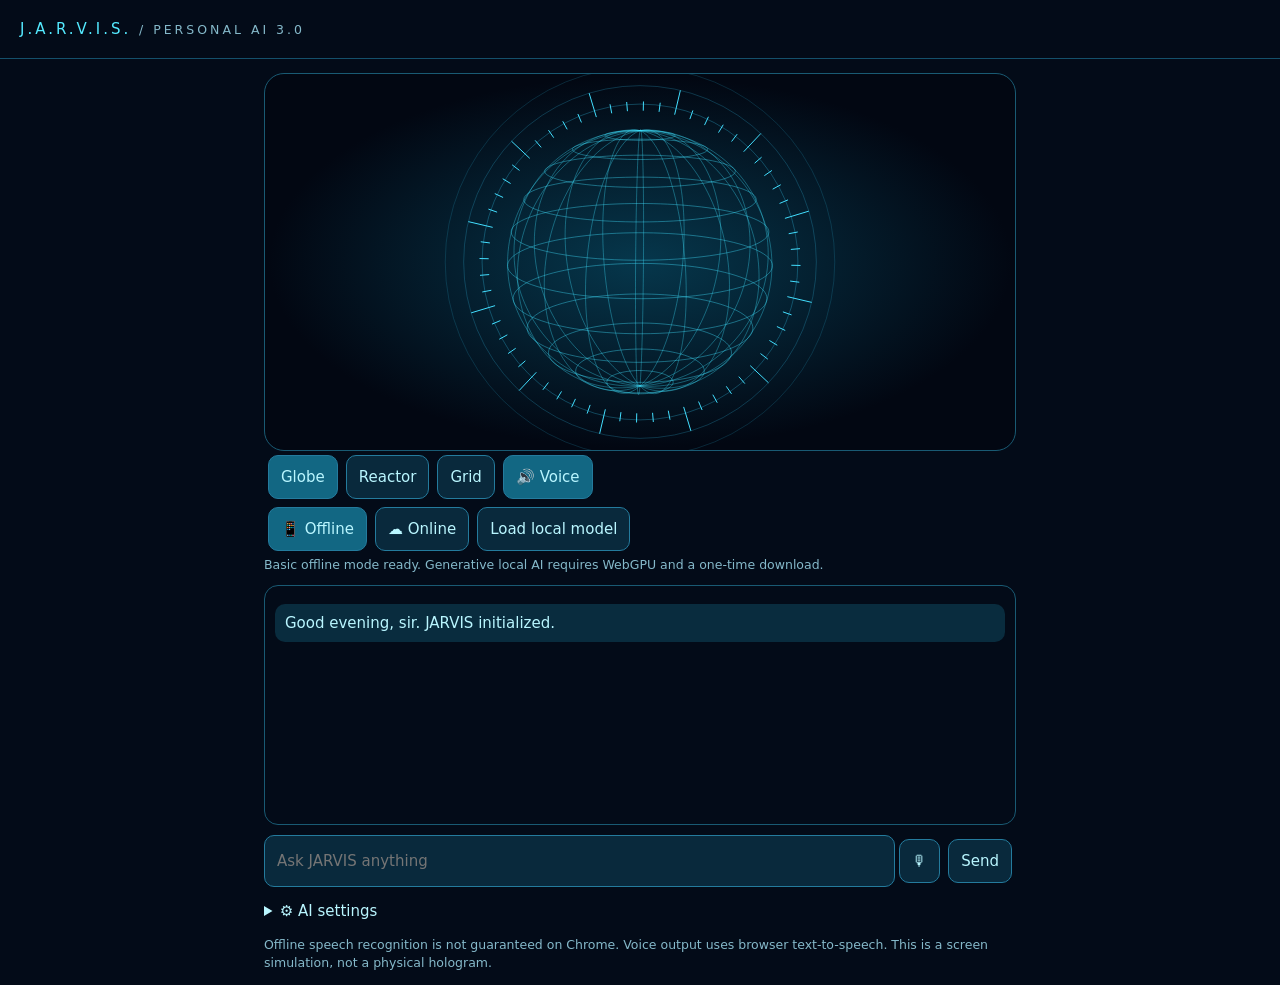
<file: index.html>
<!doctype html><html lang="en"><meta charset="utf-8"><meta name="viewport" content="width=device-width,initial-scale=1"><meta name="theme-color" content="#06101e"><title>JARVIS AI 3.0</title><style>*{box-sizing:border-box}body{margin:0;background:#030b18;color:#b9f6ff;font:15px system-ui}header{padding:20px;border-bottom:1px solid #14506b;letter-spacing:3px;color:#54eaff}main{max-width:780px;margin:auto;padding:14px}canvas{display:block;width:100%;height:42vh;min-height:260px;background:radial-gradient(#06374c,#020712 70%);border:1px solid #195a73;border-radius:20px;touch-action:none}button,input{font:inherit;border-radius:10px;padding:12px;border:1px solid #247b9d;background:#09293c;color:#b9f6ff}button.on{background:#126783}button{margin:4px}#chat{height:240px;overflow:auto;border:1px solid #195a73;border-radius:14px;padding:10px;margin-top:12px}.msg{padding:10px;margin:8px 0;background:#092c3e;border-radius:10px;white-space:pre-wrap}.me{background:#15465c;text-align:right}form{display:flex;margin-top:10px}form input{flex:1;min-width:0}small{color:#85b9ca}details{margin:15px 0}details input{width:100%;margin-top:8px}</style><header>J.A.R.V.I.S. <small> / PERSONAL AI 3.0</small></header><main><canvas id="view"></canvas><div><button id="globe" class="on">Globe</button><button id="reactor">Reactor</button><button id="grid">Grid</button><button id="voice" class="on">🔊 Voice</button></div><div><button id="offline" class="on">📱 Offline</button><button id="online">☁ Online</button><button id="load">Load local model</button></div><small id="status">Basic offline mode ready. Generative local AI requires WebGPU and a one-time download.</small><div id="chat"><div class="msg">Good evening, sir. JARVIS initialized.</div></div><form id="form"><input id="q" placeholder="Ask JARVIS anything"><button type="button" id="mic">🎙</button><button>Send</button></form><details><summary>⚙ AI settings</summary><p><small>Online mode requires your own HTTPS backend that accepts POST {messages} and returns {reply}. Never expose API keys in this page.</small></p><input id="url" placeholder="Gemini backend URL" value="https://jarvis.meenanaman326.workers.dev"><button type="button" id="clear">Clear conversation</button></details><small>Offline speech recognition is not guaranteed on Chrome. Voice output uses browser text-to-speech. This is a screen simulation, not a physical hologram.</small></main><script type="module">
const $=id=>document.getElementById(id),c=$('view'),g=c.getContext('2d');let shape='globe',mode='offline',engine=null,yaw=.4,pitch=.25,zoom=1,t=0,down=null,history=[],speaking=true,busy=false;const set=s=>$('status').textContent=s;function msg(text,me=false){let d=document.createElement('div');d.className='msg'+(me?' me':'');d.textContent=text;$('chat').append(d);$('chat').scrollTop=$('chat').scrollHeight}function say(s){if(!speaking||!speechSynthesis)return;speechSynthesis.cancel();let u=new SpeechSynthesisUtterance(s.slice(0,1100));u.lang=/[\u0900-\u097f]/.test(s)?'hi-IN':'en-IN';u.rate=.95;speechSynthesis.speak(u)}function basic(q){let s=q.toLowerCase();if(/hello|hi\b|namaste|नमस्ते/.test(s))return 'Hello sir. JARVIS standing by.';if(/time|समय/.test(s))return 'The time is '+new Date().toLocaleTimeString();if(/date|तारीख/.test(s))return 'Today is '+new Date().toLocaleDateString();if(/who are you|कौन हो/.test(s))return 'I am JARVIS, your personal assistant.';return 'Sir, basic offline mode cannot answer that. Load the local AI model or connect an online backend.'}
for(let s of ['globe','reactor','grid'])$(s).onclick=()=>{shape=s;for(let x of ['globe','reactor','grid'])$(x).classList.toggle('on',x===s)};for(let s of ['offline','online'])$(s).onclick=()=>{mode=s;for(let x of ['offline','online'])$(x).classList.toggle('on',x===s);set(s==='offline'?'Offline mode selected.':'Online mode selected. Ready to contact Gemini.')};$('voice').onclick=()=>{speaking=!speaking;$('voice').classList.toggle('on',speaking);$('voice').textContent=speaking?'🔊 Voice':'🔇 Muted'};
$('load').onclick=async()=>{if(!navigator.gpu){set('WebGPU not supported. Basic offline mode available.');return}set('Downloading local AI; this may take time and storage.');$('load').disabled=true;try{const m=await import('https://esm.run/@mlc-ai/web-llm');engine=await m.CreateMLCEngine('SmolLM2-360M-Instruct-q4f16_1-MLC',{initProgressCallback:p=>set(p.text||'Loading model...')});set('Local generative AI ready.')}catch(e){set('Model load failed: '+e.message)}finally{$('load').disabled=false}};
$('form').onsubmit=async e=>{e.preventDefault();let q=$('q').value.trim();if(!q||busy)return;busy=true;const sendBtn=$('form').querySelector('button:not([type])');sendBtn.disabled=true;sendBtn.textContent='Wait…';$('q').value='';msg(q,true);set('Contacting AI...');let ans;try{let messages=[{role:'system',content:'You are JARVIS, a helpful concise assistant. Respond in the language used by the user.'},...history.slice(-12),{role:'user',content:q}];if(mode==='offline'){ans=engine?(await engine.chat.completions.create({messages,max_tokens:320})).choices[0].message.content:basic(q)}else{let url=$('url').value.trim();if(!url.startsWith('https://'))throw Error('Configure an HTTPS backend URL first.');let res=await fetch(url,{method:'POST',headers:{'Content-Type':'application/json'},body:JSON.stringify({messages}),signal:AbortSignal.timeout(26000)});if(!res.ok){let detail='';try{const err=await res.json();detail=err.error||''}catch{}throw Error('HTTP '+res.status+(detail?': '+detail:''))}let d=await res.json();ans=d.reply||d.choices?.[0]?.message?.content;if(typeof ans!=='string')throw Error('Missing reply');}history.push({role:'user',content:q},{role:'assistant',content:ans});history=history.slice(-20);msg(ans);say(ans);set('Ready')}catch(err){msg('Error: '+err.message);$('q').value=q;set('Request failed. Your question is restored; tap Send to retry.')}finally{busy=false;sendBtn.disabled=false;sendBtn.textContent='Send'}};$('clear').onclick=()=>{history=[];$('chat').innerHTML='';msg('Conversation cleared.')};$('mic').onclick=()=>{let SR=window.SpeechRecognition||window.webkitSpeechRecognition;if(!SR){set('Speech recognition unavailable. Please type.');return}let r=new SR();r.lang='hi-IN';r.onresult=e=>{$('q').value=e.results[0][0].transcript;set('Captured. Tap Send.')};r.onerror=e=>set(e.error);r.start();set('Listening...')};
function proj(x,y,z,cx,cy,r){let a=x*Math.cos(yaw)+z*Math.sin(yaw),b=-x*Math.sin(yaw)+z*Math.cos(yaw),v=y*Math.cos(pitch)-b*Math.sin(pitch),depth=y*Math.sin(pitch)+b*Math.cos(pitch),f=r*zoom*3/(3+depth*.35);return[cx+a*f,cy+v*f]}function path(pts,col='#43dfff',lw=1){g.beginPath();pts.forEach((p,i)=>i?g.lineTo(...p):g.moveTo(...p));g.strokeStyle=col;g.lineWidth=lw;g.stroke()}function draw(){let d=Math.min(devicePixelRatio||1,2),w=c.clientWidth,h=c.clientHeight;if(c.width!==Math.round(w*d)||c.height!==Math.round(h*d)){c.width=Math.round(w*d);c.height=Math.round(h*d)}g.setTransform(d,0,0,d,0,0);g.clearRect(0,0,w,h);let cx=w/2,cy=h/2,r=Math.min(w*.3,h*.35);t+=.01;if(!down)yaw+=.002;for(let k=0;k<3;k++){g.beginPath();g.arc(cx,cy,r*zoom*(1.2+k*.14),0,Math.PI*2);g.strokeStyle='rgba(60,210,255,'+(.28-k*.06)+')';g.stroke()}for(let i=0;i<60;i++){let a=i*Math.PI/30+t*.3,ri=r*zoom*1.15,ro=r*zoom*(i%5?1.22:1.34);path([[cx+ri*Math.cos(a),cy+ri*Math.sin(a)],[cx+ro*Math.cos(a),cy+ro*Math.sin(a)]])}if(shape==='globe'){for(let lat=-5;lat<=5;lat++){let pts=[];for(let j=0;j<=100;j++){let a=j*Math.PI/50,b=lat*Math.PI/12;pts.push(proj(Math.cos(b)*Math.cos(a),Math.sin(b),Math.cos(b)*Math.sin(a),cx,cy,r))}path(pts,'rgba(65,225,255,.4)')}for(let j=0;j<18;j++){let pts=[],a=j*Math.PI/9;for(let i=0;i<=80;i++){let b=-Math.PI/2+i*Math.PI/80;pts.push(proj(Math.cos(b)*Math.cos(a),Math.sin(b),Math.cos(b)*Math.sin(a),cx,cy,r))}path(pts,'rgba(65,225,255,.35)')}}else if(shape==='reactor'){for(let k=0;k<6;k++){let pts=[],n=6+k*2,rad=r*zoom*(.2+k*.14);for(let i=0;i<=n;i++){let a=i*2*Math.PI/n+t*(k%2?-.4:.4);pts.push([cx+rad*Math.cos(a),cy+rad*Math.sin(a)])}path(pts,'#40dfff',k?1:3)}g.fillStyle='#b0faff';g.textAlign='center';g.fillText('ARC',cx,cy+4)}else{let v=[];for(let i=0;i<8;i++)v.push(proj(i&1?.8:-.8,i&2?.8:-.8,i&4?.8:-.8,cx,cy,r));for(let i=0;i<8;i++)for(let b=0;b<3;b++){let j=i^(1<<b);if(i<j)path([v[i],v[j]],'#43dfff',2)}}requestAnimationFrame(draw)}draw();let pts=new Map(),dist=0;c.onpointerdown=e=>{c.setPointerCapture(e.pointerId);pts.set(e.pointerId,[e.clientX,e.clientY]);down=true};c.onpointermove=e=>{if(!pts.has(e.pointerId))return;let old=pts.get(e.pointerId);pts.set(e.pointerId,[e.clientX,e.clientY]);if(pts.size===1){yaw+=(e.clientX-old[0])*.012;pitch=Math.max(-1.4,Math.min(1.4,pitch+(e.clientY-old[1])*.012))}else if(pts.size===2){let p=[...pts.values()],nd=Math.hypot(p[0][0]-p[1][0],p[0][1]-p[1][1]);if(dist)zoom=Math.max(.5,Math.min(2,zoom*nd/dist));dist=nd}};c.onpointerup=c.onpointercancel=e=>{pts.delete(e.pointerId);dist=0;if(!pts.size)down=false};
</script></html>
</file>
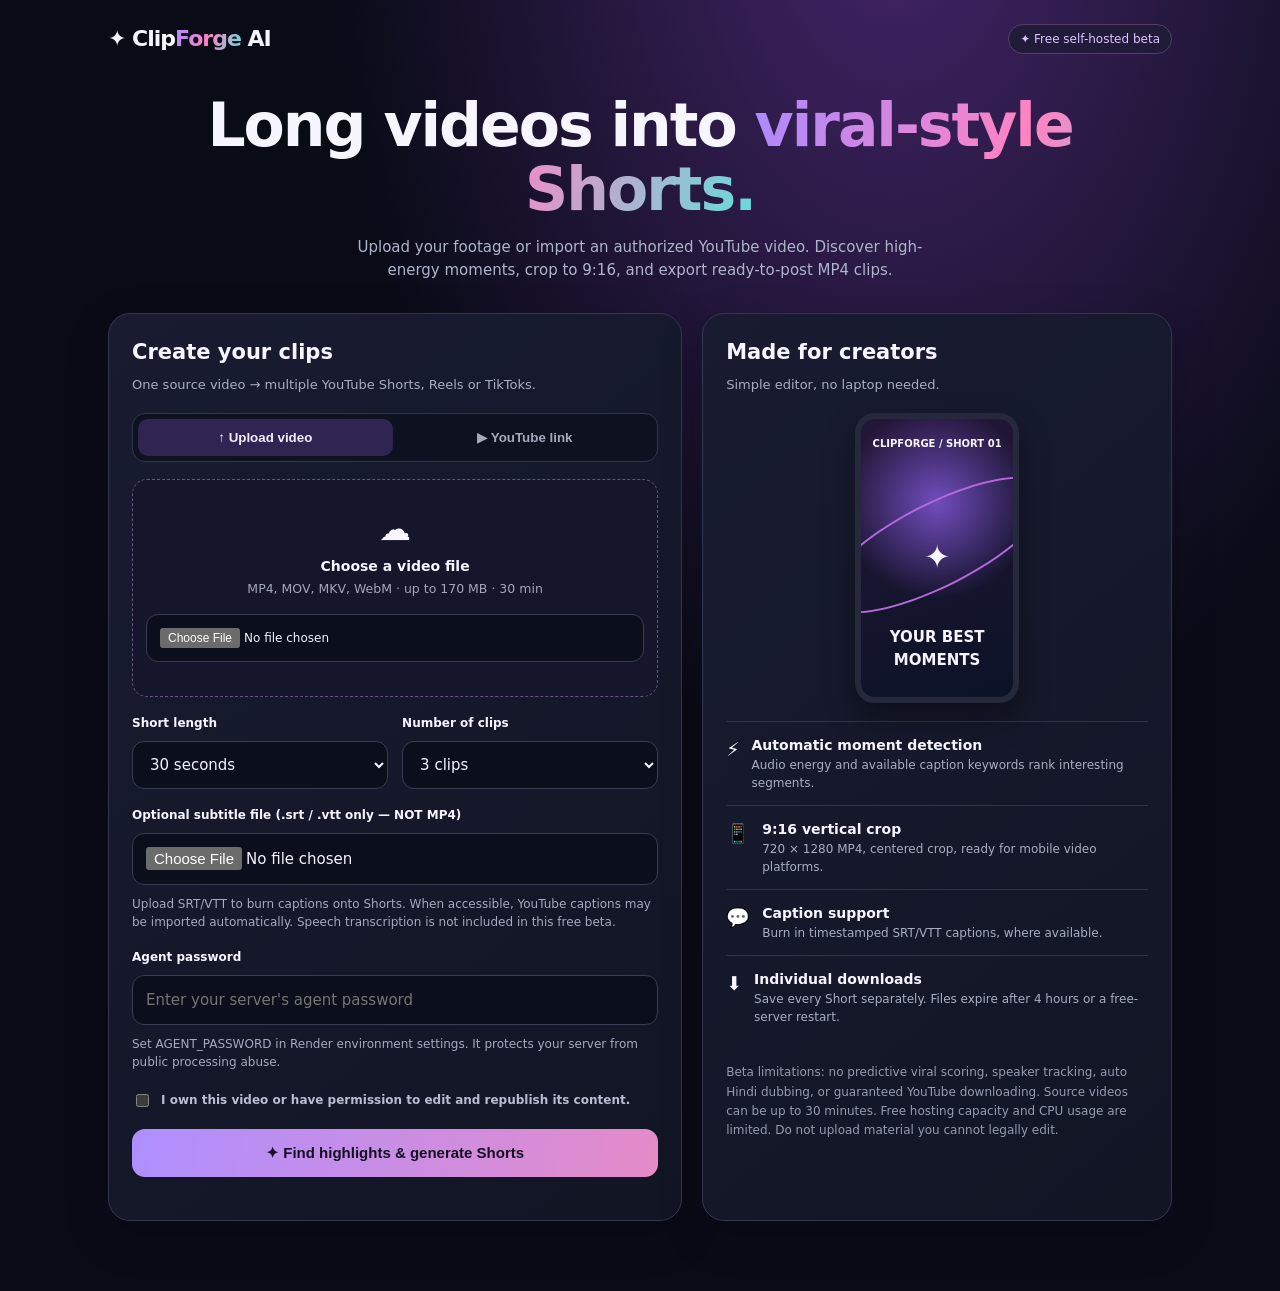
<file: clipforge/index.html>
<!doctype html><html lang="en"><head><meta charset="utf-8"><meta name="viewport" content="width=device-width,initial-scale=1"><meta name="theme-color" content="#0c0b18"><title>ClipForge AI — Make Shorts</title><style>
:root{color-scheme:dark;--bg:#090b17;--panel:#15192a;--muted:#a8aec2;--accent:#a67bff}
*{box-sizing:border-box}body{margin:0;background:radial-gradient(ellipse at 70% -10%,#45256a 0%,transparent 45%),var(--bg);color:#f7f5ff;font:15px/1.5 system-ui,-apple-system,Segoe UI,sans-serif}main{max-width:1100px;margin:auto;padding:22px 18px 70px}nav{display:flex;align-items:center;justify-content:space-between;margin-bottom:38px}.logo{font-size:22px;font-weight:850;letter-spacing:-1px}.logo span,.hero strong{background:linear-gradient(110deg,#a98aff,#ff83c3,#62dedb);color:transparent;background-clip:text}.pill{border:1px solid #514166;background:#211a38;border-radius:100px;padding:5px 11px;color:#dbc6ff;font-size:12px}
.hero{text-align:center;margin:0 auto 32px}.hero h1{font-size:clamp(35px,6vw,60px);line-height:1.07;letter-spacing:-2px;margin:0 0 15px}.hero p{color:#aeb4c9;max-width:590px;margin:auto}.layout{display:grid;grid-template-columns:1.1fr .9fr;gap:20px}.panel{background:linear-gradient(140deg,#191c31,#111524);border:1px solid #333750;border-radius:22px;padding:23px;box-shadow:0 15px 45px #0003}.panel h2{margin:0;font-size:21px}.sub{font-size:13px;color:var(--muted);margin:6px 0 19px}.tabs{display:flex;padding:5px;border-radius:13px;background:#0e1220;border:1px solid #30364c;margin-bottom:17px;gap:5px}.tabs button{flex:1;border:0;border-radius:10px;padding:11px 9px;background:transparent;color:#a4a9bd;font-weight:750}.tabs button.active{background:#302552;color:#f4ecff}label{font-size:12px;font-weight:700;display:block;margin:17px 0 9px}input[type=url],input[type=password],input[type=file],select{width:100%;padding:13px;border:1px solid #383d54;background:#0b0f1c;border-radius:12px;color:#f4f1ff;font:inherit;outline:none}input:focus,select:focus{border-color:var(--accent)}.upload{border:1.5px dashed #675582;background:#15152b;border-radius:15px;padding:25px 13px;text-align:center}.upload .emoji{font-size:32px}.upload label{cursor:pointer;font-size:14px;margin:3px 0}.upload small{display:block;color:#a2a7ba}.upload input{margin-top:15px;font-size:12px}.filehelp{margin-top:9px;word-break:break-all;color:#beaedb;font-size:12px}.two{display:grid;grid-template-columns:1fr 1fr;gap:14px}.note{font-size:12px;color:#a6aac0;margin:10px 0}.check{display:flex;gap:9px;align-items:flex-start;font-size:12px;color:#bbbcd2;margin-top:20px}.check input{margin-top:3px;accent-color:#ae82ff}.primary{display:block;width:100%;border:0;border-radius:13px;padding:15px;margin-top:19px;color:#130f23;font-weight:850;font-size:15px;background:linear-gradient(100deg,#ae8fff,#e58bc8);cursor:pointer}.primary:disabled{opacity:.65;cursor:wait}.status{padding:12px;border-radius:12px;background:#222036;color:#d7c6ff;margin-top:15px;font-size:13px;display:none;word-break:break-word}.progress{height:8px;background:#35364c;border-radius:99px;overflow:hidden;margin-top:12px;display:none}.progress div{background:linear-gradient(90deg,#9f79ff,#f084be);height:100%;width:0%;transition:width .4s}.results{margin-top:20px}.clip{padding:14px;border-radius:13px;border:1px solid #333950;background:#0e1221;margin-top:11px}.clip b{display:block;font-size:14px}.clip small{color:#abb1c6}.clip a{display:inline-flex;margin-top:9px;border:1px solid #675a86;border-radius:10px;padding:8px 11px;color:#e9d8ff;font-size:12px;font-weight:700}.preview{height:290px;width:164px;margin:10px auto 18px;border-radius:20px;border:6px solid #26283b;background:radial-gradient(circle at 50% 30%,#714dbe,transparent 46%),linear-gradient(160deg,#241637,#0b1327);box-shadow:0 15px 30px #0006;position:relative;overflow:hidden;text-align:center}.preview:before{content:"";position:absolute;left:-50px;right:-50px;top:30%;height:80px;border:2px solid #b16bdb;border-radius:100%;transform:rotate(-27deg)}.preview .top{position:absolute;top:17px;left:0;right:0;font-size:10px;font-weight:750}.preview .mid{position:absolute;top:41%;left:0;right:0;font-size:32px;font-weight:900}.preview .bottom{position:absolute;bottom:26px;left:14px;right:14px;font-size:15px;font-weight:800}.feature{border-top:1px solid #30354b;padding:13px 0;display:flex;gap:12px}.feature b{display:block;font-size:14px}.feature span{display:block;color:var(--muted);font-size:12px}.feature .icon{font-size:19px}.foot{margin-top:24px;color:#959cb1;font-size:12px;line-height:1.6} .fallback{padding:16px;border:1px solid #786193;border-radius:14px;background:#25203b;margin-top:13px}.fallback b{display:block;font-size:15px}.fallback p{font-size:13px;color:#cec4dd;margin:6px 0 12px}.fallback button{width:100%;border:0;border-radius:11px;padding:12px;background:linear-gradient(105deg,#ac90ff,#f19ac9);color:#181027;font-weight:800}.fallback a{display:block;text-align:center;margin-top:12px;font-size:12px;color:#d9c6ff;text-decoration:underline}.hidden{display:none!important}@media(max-width:760px){.layout{grid-template-columns:1fr}nav{margin-bottom:28px}.panel{padding:20px}.hero{margin-bottom:25px}.preview{height:240px;width:138px}.hero h1{letter-spacing:-1.3px}}</style></head>
<body><main><nav><div class="logo">✦ Clip<span>Forge</span> AI</div><div class="pill">✦ Free self-hosted beta</div></nav>
<section class="hero"><h1>Long videos into <strong>viral-style Shorts.</strong></h1><p>Upload your footage or import an authorized YouTube video. Discover high-energy moments, crop to 9:16, and export ready-to-post MP4 clips.</p></section>
<div class="layout"><section class="panel"><h2>Create your clips</h2><p class="sub">One source video → multiple YouTube Shorts, Reels or TikToks.</p>
<div class="tabs"><button class="active" id="uploadTab" type="button">↑ Upload video</button><button id="youtubeTab" type="button">▶ YouTube link</button></div>
<form id="jobForm"><div id="uploadBox" class="upload"><div class="emoji">☁️</div><label for="video">Choose a video file</label><small>MP4, MOV, MKV, WebM · up to 170 MB · 30 min</small><input id="video" type="file" accept="video/mp4,video/quicktime,video/x-matroska,video/webm,video/*"><div class="filehelp" id="filename"></div></div>
<div id="urlBox" class="hidden"><label for="youtube_url">YouTube video URL</label><input type="url" id="youtube_url" placeholder="https://youtu.be/..." inputmode="url"><p class="note">Only link videos you own or are licensed to reuse. Important: YouTube is currently refusing many cloud-server imports with HTTP 403. If it fails, use the original video file instead.</p></div>
<div class="two"><div><label for="length">Short length</label><select id="length"><option value="15">15 seconds</option><option value="30" selected>30 seconds</option><option value="45">45 seconds</option><option value="60">60 seconds</option></select></div><div><label for="count">Number of clips</label><select id="count"><option value="1">1 clip</option><option value="3" selected>3 clips</option><option value="5">5 clips</option><option value="10">10 clips</option></select></div></div>
<label for="captions">Optional subtitle file (.srt / .vtt only — NOT MP4)</label><input type="file" id="captions" accept=".srt,.vtt,text/vtt,application/x-subrip"><p class="note">Upload SRT/VTT to burn captions onto Shorts. When accessible, YouTube captions may be imported automatically. Speech transcription is not included in this free beta.</p>
<label for="password">Agent password</label><input id="password" type="password" placeholder="Enter your server's agent password" autocomplete="off" required><p class="note">Set AGENT_PASSWORD in Render environment settings. It protects your server from public processing abuse.</p>
<label class="check"><input id="rights" type="checkbox" required><span>I own this video or have permission to edit and republish its content.</span></label>
<button class="primary" id="generate" type="submit">✦ Find highlights & generate Shorts</button></form>
<div id="status" class="status" role="status" aria-live="polite"></div><div id="fallback" class="fallback hidden" role="alert"><b>Video link blocked by YouTube</b><p>Our free server cannot fetch this video. No amount of refreshing your phone will fix a YouTube 403. Use a video file you own or have permission to edit, then the app can process it.</p><button id="fallbackUpload" type="button">↑ Select a video from my phone</button><a href="https://studio.youtube.com" target="_blank" rel="noopener">Your own YouTube video? Open YouTube Studio</a></div><div class="progress" id="bar"><div id="barFill"></div></div><div class="results" id="results"></div></section>
<aside class="panel"><h2>Made for creators</h2><p class="sub">Simple editor, no laptop needed.</p><div class="preview"><div class="top">CLIPFORGE / SHORT 01</div><div class="mid">✦</div><div class="bottom">YOUR BEST<br> MOMENTS</div></div>
<div class="feature"><div class="icon">⚡</div><div><b>Automatic moment detection</b><span>Audio energy and available caption keywords rank interesting segments.</span></div></div><div class="feature"><div class="icon">📱</div><div><b>9:16 vertical crop</b><span>720 × 1280 MP4, centered crop, ready for mobile video platforms.</span></div></div><div class="feature"><div class="icon">💬</div><div><b>Caption support</b><span>Burn in timestamped SRT/VTT captions, where available.</span></div></div><div class="feature"><div class="icon">⬇️</div><div><b>Individual downloads</b><span>Save every Short separately. Files expire after 4 hours or a free-server restart.</span></div></div>
<div class="foot">Beta limitations: no predictive viral scoring, speaker tracking, auto Hindi dubbing, or guaranteed YouTube downloading. Source videos can be up to 30 minutes. Free hosting capacity and CPU usage are limited. Do not upload material you cannot legally edit.</div>
</aside></div></main>
<script>
const $=id=>document.getElementById(id), uploadTab=$("uploadTab"),youtubeTab=$("youtubeTab");let mode="upload",job=null;
function switchMode(next){mode=next;uploadTab.classList.toggle("active",mode==="upload");youtubeTab.classList.toggle("active",mode==="youtube");$("uploadBox").classList.toggle("hidden",mode!=="upload");$("urlBox").classList.toggle("hidden",mode!=="youtube")}
uploadTab.onclick=()=>switchMode("upload");youtubeTab.onclick=()=>switchMode("youtube");$("video").onchange=()=>{$("filename").textContent=$("video").files[0]?.name||""};
$("captions").onchange=()=>{
  const file=$("captions").files[0];if(!file)return;
  if(/\.(mp4|mov|mkv|m4v|webm)$/i.test(file.name)){
    try{const data=new DataTransfer();data.items.add(file);$("video").files=data.files;switchMode("upload");$("filename").textContent=file.name;$("captions").value="";message("✅ MP4 selected as video automatically. Subtitles are optional — leave that field empty.");$("uploadBox").scrollIntoView({behavior:"smooth",block:"center"});}
    catch(e){message("This is a video, not a subtitle. Select the MP4 in the Upload video box and leave subtitles empty.");$("captions").value="";}
  }else if(!/\.(srt|vtt)$/i.test(file.name)){message("Subtitle field only accepts .srt or .vtt files.");$("captions").value="";}
};
function message(str){$("status").style.display="block";$("status").textContent=str}
function progress(p){$("bar").style.display="block";$("barFill").style.width=p+"%"}
function fmt(n){const m=Math.floor(n/60),s=Math.floor(n%60);return m+":"+String(s).padStart(2,"0")}
const sleep=ms=>new Promise(r=>setTimeout(r,ms));
function showFallback(error){if(mode==="youtube"&&/(youtube|403|forbidden|download request|access restriction)/i.test(String(error)))$("fallback").classList.remove("hidden")}
$("fallbackUpload").onclick=()=>{switchMode("upload");$("uploadBox").scrollIntoView({behavior:"smooth",block:"center"});$("video").click()};
$("jobForm").onsubmit=async(ev)=>{ev.preventDefault();if(mode==="upload"&&!$("video").files.length){message("Select a video file first.");return}if(mode==="youtube"&&!$("youtube_url").value.trim()){message("Paste your YouTube URL.");return}
$("generate").disabled=true;$("results").replaceChildren();progress(0);message("Uploading and creating your job…");
const form=new FormData();form.append("length",$("length").value);form.append("count",$("count").value);form.append("rights",$("rights").checked?"yes":"no");if(mode==="upload")form.append("video",$("video").files[0]);else form.append("youtube_url",$("youtube_url").value.trim());if($("captions").files.length)form.append("captions",$("captions").files[0]);let id;
try{const res=await fetch("/api/jobs",{method:"POST",headers:{"X-Agent-Password":$("password").value},body:form});const data=await res.json();if(!res.ok)throw Error(data.error||"Cannot start job");id=data.job_id;job=id}catch(err){message("Error: "+err.message);showFallback(err.message);$("generate").disabled=false;return}
message("Job queued. Keep this page open during processing.");for(let attempt=0;attempt<360;attempt++){await sleep(2500);try{const res=await fetch("/api/jobs/"+id);const data=await res.json();if(!res.ok)throw Error(data.error||"Cannot check job");progress(data.progress||0);message((data.stage||data.status||"Processing")+" · "+(data.progress||0)+"%");
if(data.status==="failed")throw Error(data.error||"Video processing failed");
if(data.status==="completed"){message("Done! "+data.clips.length+" Shorts ready for download. "+(data.has_captions?"Subtitles were available.":"No caption track was available."));for(const clip of data.clips){const div=document.createElement("div");div.className="clip";const title=document.createElement("b");title.textContent=clip.title;const meta=document.createElement("small");meta.textContent="▶ "+fmt(clip.start)+" – "+fmt(clip.end)+" · "+clip.duration+" sec · relative highlight rank "+clip.score+"/100";const link=document.createElement("a");link.href="/api/jobs/"+id+"/clip/"+clip.id;link.textContent="↓ Download MP4";div.append(title,meta,document.createElement("br"),link);$("results").append(div)}$("generate").disabled=false;return}}
catch(err){message("Error: "+err.message);showFallback(err.message);$("generate").disabled=false;return}}message("Processing is taking longer than expected. Refresh may lose the job progress.");$("generate").disabled=false};
</script></body></html>
</file>
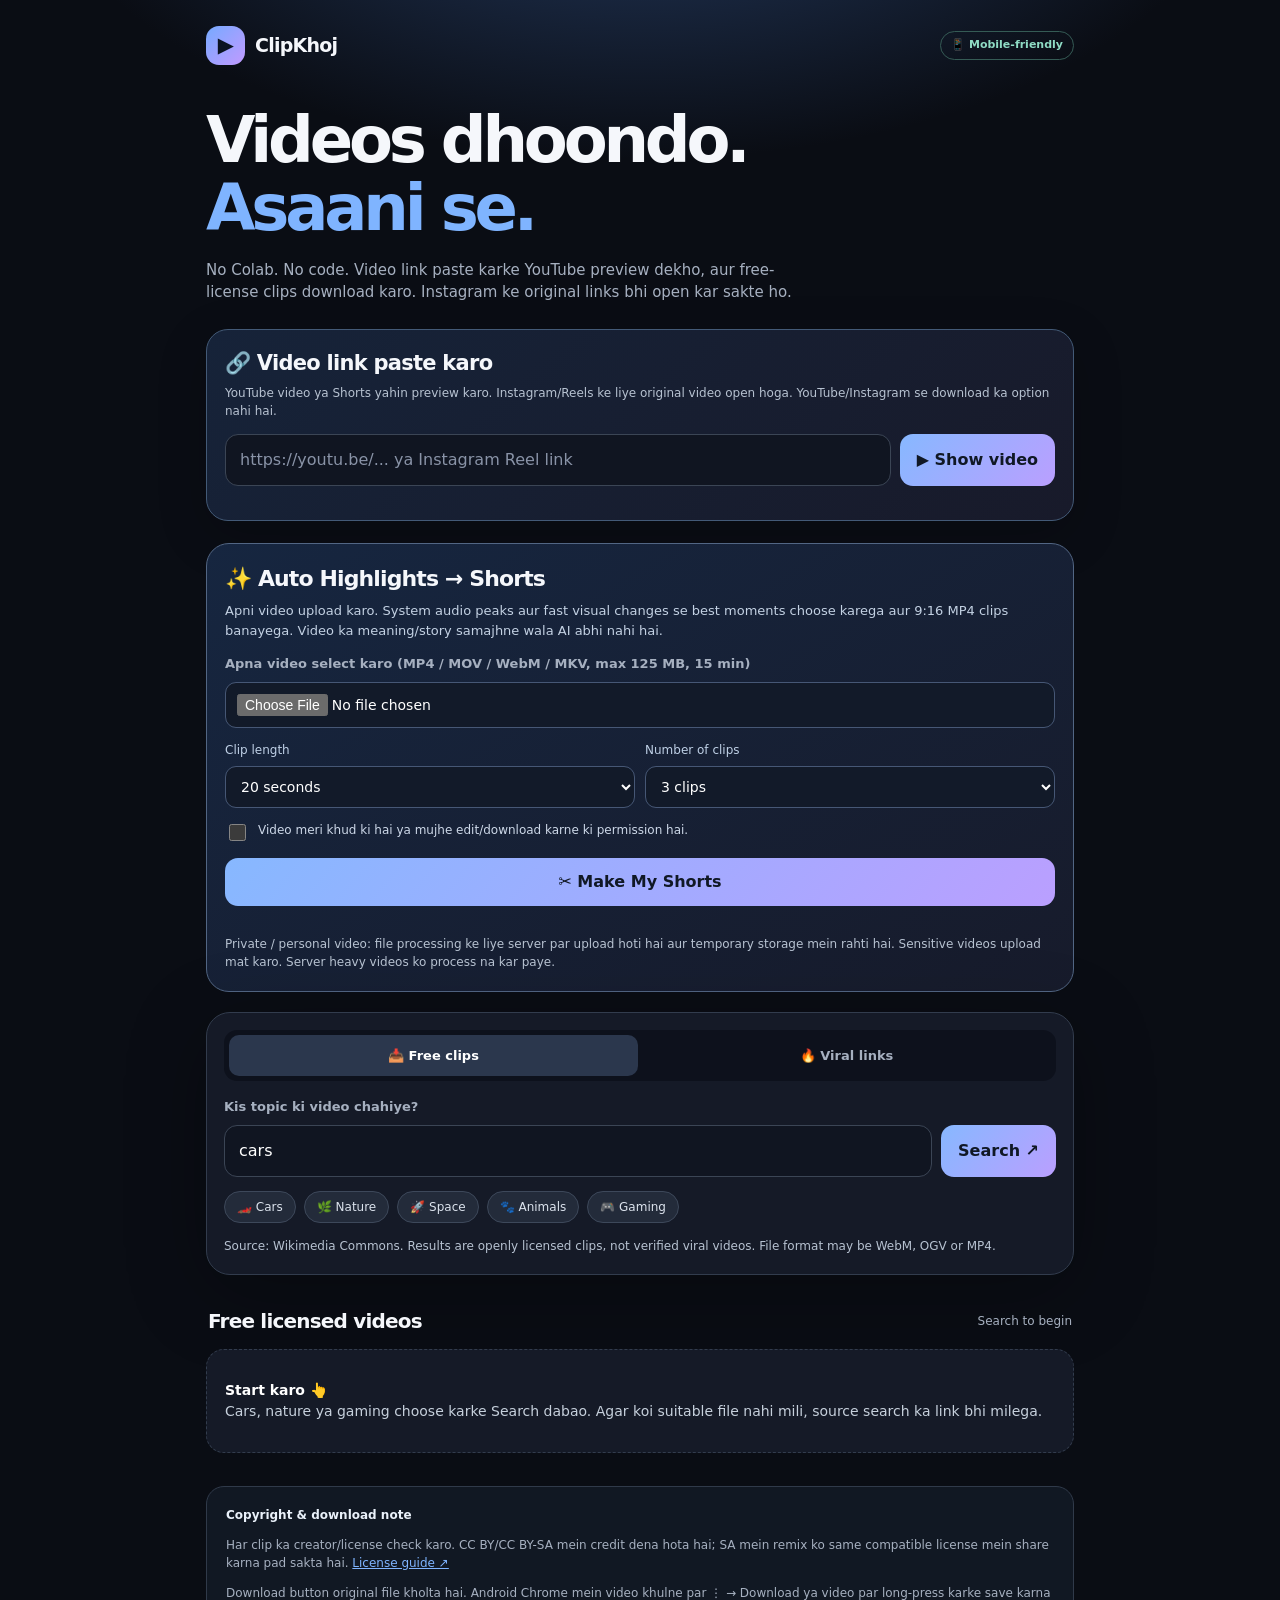
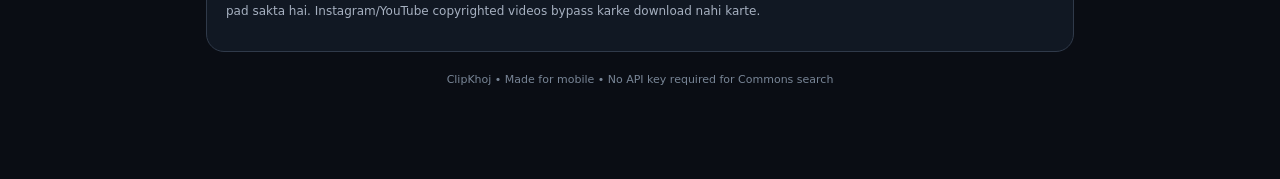
<file: clipkhoj/index.html>
<!doctype html>
<html lang="en">
<head>
<meta charset="utf-8" />
<meta name="viewport" content="width=device-width, initial-scale=1, viewport-fit=cover" />
<meta name="theme-color" content="#10131b" />
<meta name="description" content="Find free-license video clips and discover trending video searches from your mobile phone." />
<title>ClipKhoj · Simple Video Finder</title>
<style>
:root{color-scheme:dark;--bg:#0a0d14;--panel:#151a27;--panel2:#1d2433;--border:#323c4d;--text:#f5f7fb;--muted:#a6b0c0;--blue:#7fb4ff;--pink:#d8a6fc;--green:#8fdcc5;--radius:19px}
*{box-sizing:border-box}body{margin:0;background:radial-gradient(800px 420px at 50% -160px,#253c63 0%,transparent 76%),var(--bg);font-family:system-ui,-apple-system,Roboto,Arial,sans-serif;color:var(--text);line-height:1.5}button,input,a{font:inherit}button{cursor:pointer}a{color:inherit;text-decoration:none}button:focus-visible,input:focus-visible,a:focus-visible{outline:3px solid var(--blue);outline-offset:3px}
.wrap{width:min(900px,100%);margin:auto;padding:26px 16px 80px}.header{display:flex;justify-content:space-between;align-items:center;gap:12px;margin-bottom:42px}.brand{display:flex;align-items:center;gap:10px;font-weight:800;font-size:19px;letter-spacing:-.04em}.mark{display:grid;place-items:center;background:linear-gradient(135deg,#76aaff,#c19aff);color:#0b1422;border-radius:13px;width:39px;height:39px;font-size:21px}.tag{font-size:11px;color:var(--green);border:1px solid #355b55;border-radius:30px;padding:5px 10px;font-weight:700;white-space:nowrap}
h1{margin:0;font-size:clamp(36px,9.8vw,64px);letter-spacing:-.065em;line-height:1.06}.accent{color:var(--blue)}.lead{color:var(--muted);font-size:15px;max-width:620px;margin:16px 0 25px}.search-panel{background:var(--panel);border:1px solid var(--border);border-radius:24px;padding:17px;box-shadow:0 18px 80px #0004}.switch{display:grid;grid-template-columns:1fr 1fr;background:#0d111c;padding:5px;border-radius:13px;margin-bottom:16px;gap:4px}.tab{border:0;border-radius:10px;color:var(--muted);background:transparent;font-size:13px;font-weight:700;padding:11px 6px}.tab[aria-selected=true]{background:#2b374d;color:white}.input-label{display:block;font-size:13px;color:var(--muted);font-weight:650;margin:0 0 8px}.searchrow{display:flex;gap:9px}input{width:100%;min-width:0;background:#101521;border:1px solid #3b4555;padding:13px 14px;border-radius:13px;color:white;outline:none;font-size:16px}input::placeholder{color:#8993a7}.action{border:none;color:#101825;background:linear-gradient(130deg,#87b8ff,#ba9fff);border-radius:13px;padding:12px 17px;font-weight:800;white-space:nowrap}.action:disabled{opacity:.65;cursor:wait}.chips{display:flex;gap:8px;flex-wrap:wrap;margin-top:14px}.chip{border:1px solid #3d485a;border-radius:99px;background:#232b3a;color:#dce3ed;padding:6px 12px;font-size:12px}.chip:hover{border-color:#82b6ff}.smallnote{font-size:12px;color:#b7c2d1;margin:14px 0 2px}.alert{display:none;margin-top:15px;padding:12px;border-radius:12px;color:#d5e9fb;border:1px solid #3d536d;background:#172536;font-size:13px}.alert.show{display:block}.stats{display:flex;gap:12px;align-items:center;justify-content:space-between;flex-wrap:wrap;margin:31px 2px 13px}.stats h2{margin:0;font-size:20px;letter-spacing:-.04em}.stats span{font-size:12px;color:var(--muted)}.cards{display:grid;grid-template-columns:repeat(auto-fit,minmax(246px,1fr));gap:14px}.card{background:var(--panel);border:1px solid var(--border);border-radius:18px;overflow:hidden}.thumb{background:linear-gradient(125deg,#1d273a,#344459);aspect-ratio:16/9;display:grid;place-items:center;overflow:hidden;position:relative}.thumb img{width:100%;height:100%;object-fit:cover}.play{position:absolute;inset:auto auto 12px 12px;border:1px solid #fff6;background:#10151bb9;border-radius:999px;padding:5px 10px;font-size:11px}.info{padding:14px}.name{font-size:15px;font-weight:750;line-height:1.4;min-height:42px;overflow-wrap:anywhere;margin:0 0 10px}.pills{display:flex;gap:7px;flex-wrap:wrap;margin-bottom:14px}.pill{border:1px solid #415267;border-radius:100px;padding:3px 8px;font-size:10px;color:#c4d6ef;max-width:100%;overflow:hidden;text-overflow:ellipsis;white-space:nowrap}.buttons{display:grid;grid-template-columns:1fr 1fr;gap:8px}.btn{border:1px solid #45516a;background:#29364b;color:white;border-radius:10px;padding:10px 8px;text-align:center;font-size:12px;font-weight:700;display:grid;place-items:center;min-height:42px}.btn.primary{background:#80b5fb;color:#101724;border-color:#80b5fb}.byline{font-size:11px;color:#aebad0;line-height:1.4;margin-top:12px;overflow-wrap:anywhere}.empty{padding:30px 18px;background:var(--panel);border-radius:18px;border:1px dashed var(--border);color:#c6d0dc;font-size:14px}.empty strong{color:white}.hidden{display:none!important}.discovery{display:grid;grid-template-columns:repeat(auto-fit,minmax(240px,1fr));gap:13px}.source{display:flex;justify-content:space-between;align-items:center;gap:10px;background:var(--panel);border:1px solid var(--border);padding:17px;border-radius:16px}.source small{color:var(--muted)}.source strong{font-size:15px}.source .go{background:#2b3548;border:1px solid #4e627b;border-radius:11px;padding:10px 14px;font-size:12px;font-weight:750}.disclaimer{margin-top:33px;padding:19px;border:1px solid #303a4a;border-radius:18px;background:#111823;font-size:12px;color:var(--muted)}.disclaimer strong{color:#eaf1fa}.footer{margin-top:20px;text-align:center;font-size:11px;color:#788596}
@media(max-width:420px){.wrap{padding:20px 13px 55px}.header{margin-bottom:35px}.tag{font-size:10px}.search-panel{padding:14px}.action{padding:12px 13px}.cards{grid-template-columns:1fr}.stats{margin-top:25px}}

/* Paste-link player on small screens */
.link-panel{background:linear-gradient(140deg,#162339,#181a2a);border:1px solid #435a77;border-radius:22px;padding:18px;margin:0 0 19px;box-shadow:0 15px 50px #0003}
.link-panel h2{font-size:21px;letter-spacing:-.035em;margin:0 0 5px}.link-panel .smallnote{margin:5px 0 14px}
.link-result{margin-top:16px}.embed-card{border:1px solid #475571;border-radius:17px;overflow:hidden;background:#0e1422}
.embed-card .embed-frame{display:block;width:100%;aspect-ratio:16/9;border:0;background:#000}
.embed-card .embed-info{padding:14px}.embed-card .embed-info p{margin:3px 0 12px;color:var(--muted);font-size:13px}
.embed-card .btn{width:100%;font-size:14px}.url-error{color:#ffcfcf;font-size:13px}
.link-row{display:flex;gap:9px}
@media(max-width:540px){.link-row{flex-direction:column}.link-row .action{width:100%;min-height:47px}}

.highlights{margin:22px 0 20px;border:1px solid #526684;background:linear-gradient(150deg,#162640,#171b2b);border-radius:23px;padding:18px}
.highlights h2{font-size:22px;margin:0 0 6px;letter-spacing:-.04em}
.highlights .intro{margin:0 0 14px;font-size:13px;color:#c3d1e3}
.highlights select,.highlights input[type=file]{display:block;width:100%;padding:11px;background:#121a29;color:#fff;border:1px solid #465775;border-radius:11px;margin:7px 0 13px;font:inherit;font-size:14px}
.highlights .config{display:grid;grid-template-columns:1fr 1fr;gap:10px}
.highlights .config label{font-size:12px;color:#bfd0e6}
.highlights .rights{display:flex;align-items:start;gap:9px;font-size:12px;color:#cdd8e8;margin:0 0 14px}
.highlights .rights input{width:17px;height:17px;flex:none}
.highlights button.action{width:100%;min-height:48px}
.highlights-status{font-size:13px;line-height:1.5;color:#b9d6f6;margin-top:13px;white-space:pre-line}
.highlight-clips{display:grid;grid-template-columns:repeat(auto-fit,minmax(145px,1fr));gap:12px;margin-top:15px}
.highlight-clip{border:1px solid #435674;border-radius:14px;padding:11px;background:#101827}
.highlight-clip video{width:100%;aspect-ratio:9/16;max-height:320px;border-radius:9px;background:#000}
.highlight-clip .btn{margin-top:10px}
</style>
</head>
<body>
<main class="wrap">
<header class="header"><div class="brand"><div class="mark">▶</div> ClipKhoj</div><div class="tag">📱 Mobile-friendly</div></header>
<section aria-label="Introduction"><h1>Videos dhoondo.<br><span class="accent">Asaani se.</span></h1><p class="lead">No Colab. No code. Video link paste karke YouTube preview dekho, aur free-license clips download karo. Instagram ke original links bhi open kar sakte ho.</p></section>

<section class="link-panel" id="link-panel" aria-label="Paste a video link">
 <h2>🔗 Video link paste karo</h2>
 <p class="smallnote">YouTube video ya Shorts yahin preview karo. Instagram/Reels ke liye original video open hoga. YouTube/Instagram se download ka option nahi hai.</p>
 <form id="linkForm" class="link-row"><input id="videoLink" type="url" inputmode="url" enterkeyhint="go" placeholder="https://youtu.be/... ya Instagram Reel link" aria-label="YouTube Instagram video URL" required maxlength="2048" /><button type="submit" id="previewBtn" class="action">▶ Show video</button></form>
 <div id="linkOutput" class="link-result" aria-live="polite"></div>
</section>

<section class="highlights" id="autoHighlights">
<h2>✨ Auto Highlights → Shorts</h2>
<p class="intro">Apni video upload karo. System audio peaks aur fast visual changes se best moments choose karega aur 9:16 MP4 clips banayega. Video ka meaning/story samajhne wala AI abhi nahi hai.</p>
<form id="highlightsForm">
<label class="input-label" for="clipUpload">Apna video select karo (MP4 / MOV / WebM / MKV, max 125 MB, 15 min)</label>
<input type="file" id="clipUpload" accept="video/mp4,video/quicktime,video/webm,video/x-matroska,.m4v" required>
<div class="config">
<label>Clip length<select id="clipSeconds"><option value="15">15 seconds</option><option value="20" selected>20 seconds</option><option value="30">30 seconds</option></select></label>
<label>Number of clips<select id="clipCount"><option value="1">1 clip</option><option value="2">2 clips</option><option value="3" selected>3 clips</option></select></label>
</div>
<label class="rights"><input type="checkbox" id="clipRights" required><span>Video meri khud ki hai ya mujhe edit/download karne ki permission hai.</span></label>
<button id="clipStart" class="action" type="submit">✂️ Make My Shorts</button>
</form>
<div class="highlights-status" id="clipStatus" role="status" aria-live="polite"></div>
<div id="clipResults" class="highlight-clips"></div>
<p class="smallnote">Private / personal video: file processing ke liye server par upload hoti hai aur temporary storage mein rahti hai. Sensitive videos upload mat karo. Server heavy videos ko process na kar paye.</p>
</section>
<section class="search-panel" aria-label="Search videos">
 <div class="switch" role="tablist" aria-label="Search type"><button class="tab" id="freeTab" role="tab" aria-selected="true" aria-controls="freeMode" type="button">📥 Free clips</button><button class="tab" id="trendingTab" role="tab" aria-selected="false" aria-controls="trendingMode" type="button">🔥 Viral links</button></div>
 <div id="freeMode" role="tabpanel" aria-labelledby="freeTab">
 <label class="input-label" for="keyword">Kis topic ki video chahiye?</label><form id="searchForm" class="searchrow"><input id="keyword" type="search" maxlength="2048" enterkeyhint="search" autocomplete="off" placeholder="e.g. fast car, nature, space" value="cars" required /><button id="searchBtn" class="action" type="submit">Search ↗</button></form>
 <div class="chips" aria-label="Quick topics"><button type="button" class="chip" data-keyword="cars">🏎️ Cars</button><button type="button" class="chip" data-keyword="nature">🌿 Nature</button><button type="button" class="chip" data-keyword="space">🚀 Space</button><button type="button" class="chip" data-keyword="animals">🐾 Animals</button><button type="button" class="chip" data-keyword="gaming">🎮 Gaming</button></div>
 <p class="smallnote">Source: Wikimedia Commons. Results are openly licensed clips, not verified viral videos. File format may be WebM, OGV or MP4.</p></div>
 <div id="trendingMode" class="hidden" role="tabpanel" aria-labelledby="trendingTab">
 <label class="input-label" for="viralKeyword">Popular video ka topic</label><div class="searchrow"><input id="viralKeyword" type="search" value="GTA 6" placeholder="GTA 6, Marvel, gaming" maxlength="80"/><button class="action" id="showLinks" type="button">Find ↗</button></div>
 <p class="smallnote">YouTube aur Instagram links discovery ke liye. In platforms se video files automatically download nahi hoti.</p>
 </div>
 <div id="status" class="alert" role="status" aria-live="polite"></div>
</section>
<div class="stats"><h2 id="resultsTitle">Free licensed videos</h2><span id="resultsCount">Search to begin</span></div>
<section id="videoResults" class="cards" aria-label="Search results"><div class="empty"><strong>Start karo 👆</strong><br>Cars, nature ya gaming choose karke Search dabao. Agar koi suitable file nahi mili, source search ka link bhi milega.</div></section>
<section id="viralResults" class="discovery hidden" aria-label="Platform search links"></section>
<aside class="disclaimer"><strong>Copyright & download note</strong><p>Har clip ka creator/license check karo. CC BY/CC BY-SA mein credit dena hota hai; SA mein remix ko same compatible license mein share karna pad sakta hai. <a href="https://commons.wikimedia.org/wiki/Commons:Reusing_content_outside_Wikimedia" target="_blank" rel="noopener noreferrer" style="color:var(--blue);text-decoration:underline">License guide ↗</a></p><p>Download button original file kholta hai. Android Chrome mein video khulne par ⋮ → Download ya video par long-press karke save karna pad sakta hai. Instagram/YouTube copyrighted videos bypass karke download nahi karte.</p></aside>
<p class="footer">ClipKhoj • Made for mobile • No API key required for Commons search</p>
</main>
<script>
(()=>{
const $=s=>document.querySelector(s), status=$('#status'), freeTab=$('#freeTab'), trendingTab=$('#trendingTab');
const videoResults=$('#videoResults'),viralResults=$('#viralResults');let requestId=0;
function setStatus(message){status.textContent=message;status.classList.toggle('show',Boolean(message))}
function textFromHtml(str){const d=new DOMParser().parseFromString(String(str||''),'text/html');return(d.body.textContent||'').replace(/\s+/g,' ').trim()}
function safeLink(input,allowed){try{const u=new URL(input);return u.protocol==='https:'&&(!allowed||allowed.includes(u.hostname))?u.href:null}catch{return null}}
function el(tag,klass,text){const n=document.createElement(tag);if(klass)n.className=klass;if(text!==undefined)n.textContent=text;return n}
function link(label,url,klass){const a=el('a',klass,label);a.href=url;a.target='_blank';a.rel='noopener noreferrer';return a}
function showMode(mode){const free=mode==='free';$('#freeMode').classList.toggle('hidden',!free);$('#trendingMode').classList.toggle('hidden',free);videoResults.classList.toggle('hidden',!free);viralResults.classList.toggle('hidden',free);freeTab.setAttribute('aria-selected',String(free));trendingTab.setAttribute('aria-selected',String(!free));$('#resultsTitle').textContent=free?'Free licensed videos':'Viral video search links';$('#resultsCount').textContent=free?(videoResults.dataset.count||'Search to begin'):'Search opens official platforms';setStatus('')}
freeTab.addEventListener('click',()=>showMode('free'));trendingTab.addEventListener('click',()=>showMode('trending'));

function normalizedHttpUrl(raw){
 let candidate=String(raw||'').trim();
 if(!/^https?:\/\//i.test(candidate) && /^(youtu\.be|(?:www\.|m\.)?youtube\.com|(?:www\.)?instagram\.com|(?:www\.)?tiktok\.com|(?:www\.)?facebook\.com)\//i.test(candidate))candidate='https://'+candidate;
 try{const u=new URL(candidate);return(['http:','https:'].includes(u.protocol) && u.hostname.includes('.'))?u:null}catch{return null}
}
function youtubeId(u){
 const host=u.hostname.toLowerCase().replace(/^www\.|^m\./g,'');
 let id='';
 if(host==='youtu.be') id=u.pathname.split('/')[1]||'';
 else if(['youtube.com','youtube-nocookie.com','music.youtube.com'].includes(host)){
   if(u.pathname==='/watch')id=u.searchParams.get('v')||'';
   else if(/^\/(shorts|embed|live)\//.test(u.pathname))id=u.pathname.split('/')[2]||'';
 }
 return /^[a-zA-Z0-9_-]{11}$/.test(id)?id:'';
}
function showLinkedVideo(value){
 const out=$('#linkOutput');out.replaceChildren();
 const u=normalizedHttpUrl(value);
 if(!u){out.append(el('p','url-error','Sahi YouTube / Instagram video link paste karo.'));return}
 const host=u.hostname.toLowerCase().replace(/^www\.|^m\./g,'');
 const yt=youtubeId(u);
 const permitted=['youtube.com','youtu.be','youtube-nocookie.com','music.youtube.com','instagram.com','tiktok.com','facebook.com','fb.watch','vimeo.com'];
 if(!permitted.includes(host)){out.append(el('p','url-error','Abhi YouTube, Instagram, Facebook, TikTok aur Vimeo links supported hain.'));return}
 const card=el('div','embed-card');
 if(yt){
   const frame=el('iframe','embed-frame');
   frame.src='https://www.youtube-nocookie.com/embed/'+yt;
   frame.title='YouTube video preview';frame.loading='lazy';frame.allow='accelerometer; autoplay; clipboard-write; encrypted-media; gyroscope; picture-in-picture; web-share';frame.allowFullscreen=true;
   frame.referrerPolicy='strict-origin-when-cross-origin';
   card.append(frame);
 }
 const info=el('div','embed-info');
 info.append(el('strong','',yt?'YouTube video preview':host.includes('instagram')?'Instagram video link':host.includes('facebook')||host==='fb.watch'?'Facebook video link':'Original video link'));
 info.append(el('p','',yt?'Play dabao. Agar video owner ne embed block kiya hai toh original YouTube par khol sakte ho. Download is website par available nahi hai.':'Is platform par direct preview restricted ho sakta hai. Open Original dabakar video dekh sakte ho. Download tabhi karein jab creator/platform allow kare.'));
 info.append(link('↗ Open original video',u.href,'btn primary'));card.append(info);out.append(card);
}
$('#linkForm').addEventListener('submit',e=>{e.preventDefault();showLinkedVideo($('#videoLink').value)});


const CLIPS_API='https://clipkhoj-auto-highlights-api.onrender.com';
function clipMessage(s){document.querySelector('#clipStatus').textContent=s}
async function clipStatusPoll(id,attempt=0){
 if(attempt>100){clipMessage('Processing timeout. Chhoti video try karo.');return}
 try{
  const res=await fetch(CLIPS_API+'/api/status/'+encodeURIComponent(id));
  const obj=await res.json();
  if(!res.ok)throw Error(obj.detail||'Status unavailable');
  clipMessage(obj.message||'Processing...');
  if(obj.state==='done'){
   const container=document.querySelector('#clipResults');container.replaceChildren();
   for(const item of obj.clips||[]){
    const card=document.createElement('article');card.className='highlight-clip';
    const title=document.createElement('strong');title.textContent='Highlight • '+Math.round(item.start_second)+'s';
    const player=document.createElement('video');player.controls=true;player.preload='none';player.playsInline=true;
    const url=CLIPS_API+item.download;player.src=url;
    const down=document.createElement('a');down.href=url;down.className='btn primary';down.textContent='⬇ Download MP4';down.target='_blank';down.rel='noopener noreferrer';
    card.append(title,player,down);container.append(card);
   }
   document.querySelector('#clipStart').disabled=false;
   return;
  }
  if(obj.state==='error')throw Error(obj.message||'Export failed');
 }catch(e){clipMessage('Error: '+e.message);document.querySelector('#clipStart').disabled=false;return}
 setTimeout(()=>clipStatusPoll(id,attempt+1),3000);
}
document.querySelector('#highlightsForm').addEventListener('submit',async e=>{
 e.preventDefault();
 const file=document.querySelector('#clipUpload').files[0];
 if(!file){clipMessage('Pehle video choose karo.');return}
 if(file.size>125*1024*1024){clipMessage('Video 125 MB se badi hai. Chhoti file select karo.');return}
 if(!document.querySelector('#clipRights').checked){clipMessage('Rights/permission confirm karna zaroori hai.');return}
 const btn=document.querySelector('#clipStart');btn.disabled=true;
 document.querySelector('#clipResults').replaceChildren();
 clipMessage('Uploading video... Phone par network stable rakho.');
 const body=new FormData();
 body.append('video',file);body.append('seconds',document.querySelector('#clipSeconds').value);
 body.append('count',document.querySelector('#clipCount').value);body.append('rights','true');
 try{
  const controller=new AbortController();const t=setTimeout(()=>controller.abort(),150000);
  let res;
  try{res=await fetch(CLIPS_API+'/api/clips',{method:'POST',body,signal:controller.signal})}finally{clearTimeout(t)}
  const obj=await res.json().catch(()=>({}));
  if(!res.ok)throw Error(obj.detail||('Server error '+res.status));
  clipMessage('Upload complete. Highlights analyze ho rahe hain...');
  clipStatusPoll(obj.job_id);
 }catch(e){
  clipMessage('Upload / processing server issue: '+e.message+' — 15-60 sec ka chhota MP4 try karo.');
  btn.disabled=false;
 }
});

function licenseOk(license){return /^(CC\s*BY(?:-SA)?(?:[-\s]\d(?:\.\d)?)?|CC0|public\s*domain|PD(?:-|\s|$))/i.test(license.trim())}
function makeCard(item){
 const card=el('article','card'),thumb=el('div','thumb');
 const preview=safeLink(item.preview,['upload.wikimedia.org']);
 if(preview){const img=el('img');img.src=preview;img.alt='Preview image';img.loading='lazy';thumb.append(img)}else thumb.append(el('div','', '🎞️'));
 thumb.append(el('div','play','Video file'));
 const info=el('div','info');info.append(el('h3','name',item.title.replace(/^File:/,'')));
 const pills=el('div','pills');for(const t of [item.license,item.format,item.size])pills.append(el('span','pill',t));info.append(pills);
 const buttons=el('div','buttons');buttons.append(link('⬇ Open / Download',item.file,'btn primary'));buttons.append(link('↗ Source & license',item.source,'btn'));info.append(buttons);
 const attribution=[item.title,item.author||'See source for author',item.license,item.source].join(' | ');
 const credit=el('button','btn','Copy credit');credit.style.width='100%';credit.style.marginTop='8px';credit.addEventListener('click',async()=>{try{await navigator.clipboard.writeText(attribution);credit.textContent='✅ Credit copied'}catch{credit.textContent='See source for credit'}});info.append(credit);
 info.append(el('div','byline','Credit: '+(item.author||'See the original source page')));card.append(thumb,info);return card;
}
async function fetchCommons(term){const qs=new URLSearchParams({action:'query',format:'json',origin:'*',generator:'search',gsrnamespace:'6',gsrsearch:`filetype:video ${term}`,gsrlimit:'50',prop:'imageinfo',iiprop:'url|size|mime|extmetadata',iiurlwidth:'500'});
 const r=await fetch('https://commons.wikimedia.org/w/api.php?'+qs,{headers:{Accept:'application/json'}});if(!r.ok)throw Error(`Wikimedia API returned ${r.status}`);const j=await r.json();if(j.error)throw Error(j.error.info||'API error');return Object.values(j.query?.pages||{});
}
function parseItem(page){const i=page.imageinfo?.[0];if(!i)return null;const file=safeLink(i.url,['upload.wikimedia.org']);if(!file)return null;const mime=i.mime||'';if(!mime.startsWith('video/'))return null;
 const m=i.extmetadata||{},raw=k=>textFromHtml(m[k]?.value||'');const license=raw('LicenseShortName');if(!licenseOk(license))return null;
 const author=raw('Artist').slice(0,170);const source=safeLink(i.descriptionurl,['commons.wikimedia.org'])||`https://commons.wikimedia.org/wiki/${encodeURIComponent(page.title.replaceAll(' ','_'))}`;
 const size=i.size?`${(i.size/1024/1024).toFixed(1)} MB`:'Size unknown';return{title:page.title||'Video',file,source,license,author,format:mime.split('/')[1].toUpperCase(),size,preview:i.thumburl};
}
async function search(){const term=$('#keyword').value.trim();if(!term){setStatus('Pehle topic type karo.');return}if(normalizedHttpUrl(term)){const u=normalizedHttpUrl(term);if(['youtube.com','youtu.be','youtube-nocookie.com','music.youtube.com','instagram.com','facebook.com','fb.watch','tiktok.com','vimeo.com'].includes(u.hostname.toLowerCase().replace(/^www\.|^m\./g,''))){$('#videoLink').value=u.href;showLinkedVideo(u.href);$('#link-panel').scrollIntoView({behavior:'smooth',block:'start'});setStatus('Link detected! Video preview upar dikhaya hai.');return}}const id=++requestId;const button=$('#searchBtn');button.disabled=true;button.textContent='Finding…';setStatus('Free-license clips search ho rahe hain…');$('#resultsCount').textContent='Searching';videoResults.replaceChildren();
 try{const pages=await fetchCommons(term);if(id!==requestId)return;const list=pages.map(parseItem).filter(Boolean).slice(0,20);videoResults.dataset.count=`${list.length} files`;$('#resultsCount').textContent=`${list.length} files`;
 if(!list.length){const box=el('div','empty');box.append(el('strong','','Is topic par download results nahi mile.'));box.append(el('p','', 'Try: nature, cats, cars, animals, space. GTA 6 ya Marvel jaise copyrighted topics par fewer free-license clips mil sakte hain.'));
 const queryUrl='https://commons.wikimedia.org/w/index.php?search='+encodeURIComponent('filetype:video '+term)+'&title=Special:MediaSearch&type=video';box.append(link('↗ Search Wikimedia Commons',queryUrl,'btn'));videoResults.append(box);setStatus('No matching verified open-license video files found.');
 }else{list.forEach(v=>videoResults.append(makeCard(v)));setStatus(`${list.length} video file(s) listed. Format aur attribution check karke Download tap karo.`)}
 }catch(err){if(id!==requestId)return;const box=el('div','empty');box.append(el('strong','','Search connect nahi ho paya.'));box.append(el('p','', 'Internet check karo aur dobara Search dabao. Wikimedia server temporarily busy bhi ho sakta hai.'));const fallback='https://commons.wikimedia.org/w/index.php?search='+encodeURIComponent(term)+'&title=Special:MediaSearch&type=video';box.append(link('↗ Open Commons directly',fallback,'btn'));videoResults.append(box);$('#resultsCount').textContent='Connection issue';setStatus('Could not connect to Wikimedia Commons. Please retry.');console.warn(err)}finally{if(id===requestId){button.disabled=false;button.textContent='Search ↗'}}}
$('#searchForm').addEventListener('submit',e=>{e.preventDefault();search()});document.querySelectorAll('[data-keyword]').forEach(b=>b.addEventListener('click',()=>{$('#keyword').value=b.dataset.keyword;search()}));
function makeSource(name,desc,url){const card=el('div','source'),left=el('div');left.append(el('strong','',name),el('br'),el('small','',desc));card.append(left,link('Open ↗',url,'go'));return card}
function discover(){const term=$('#viralKeyword').value.trim()||'GTA 6';if(normalizedHttpUrl(term)){const u=normalizedHttpUrl(term);$('#videoLink').value=u.href;showLinkedVideo(u.href);$('#link-panel').scrollIntoView({behavior:'smooth',block:'start'});setStatus('Video link detected. Preview upar hai.');return}viralResults.replaceChildren();viralResults.append(makeSource('▶ YouTube','Search popular videos & Shorts','https://www.youtube.com/results?search_query='+encodeURIComponent(term+' Shorts')),makeSource('◎ Instagram','Open Instagram and search this topic','https://www.instagram.com/'),makeSource('🔎 Google Videos','Search videos across the web','https://www.google.com/search?tbm=vid&q='+encodeURIComponent(term)));setStatus('These are discovery links only. Download permission depends on the platform and creator.');}
$('#showLinks').addEventListener('click',discover);$('#viralKeyword').addEventListener('keydown',e=>{if(e.key==='Enter')discover()});
})();
</script>
</body>
</html>
</file>
